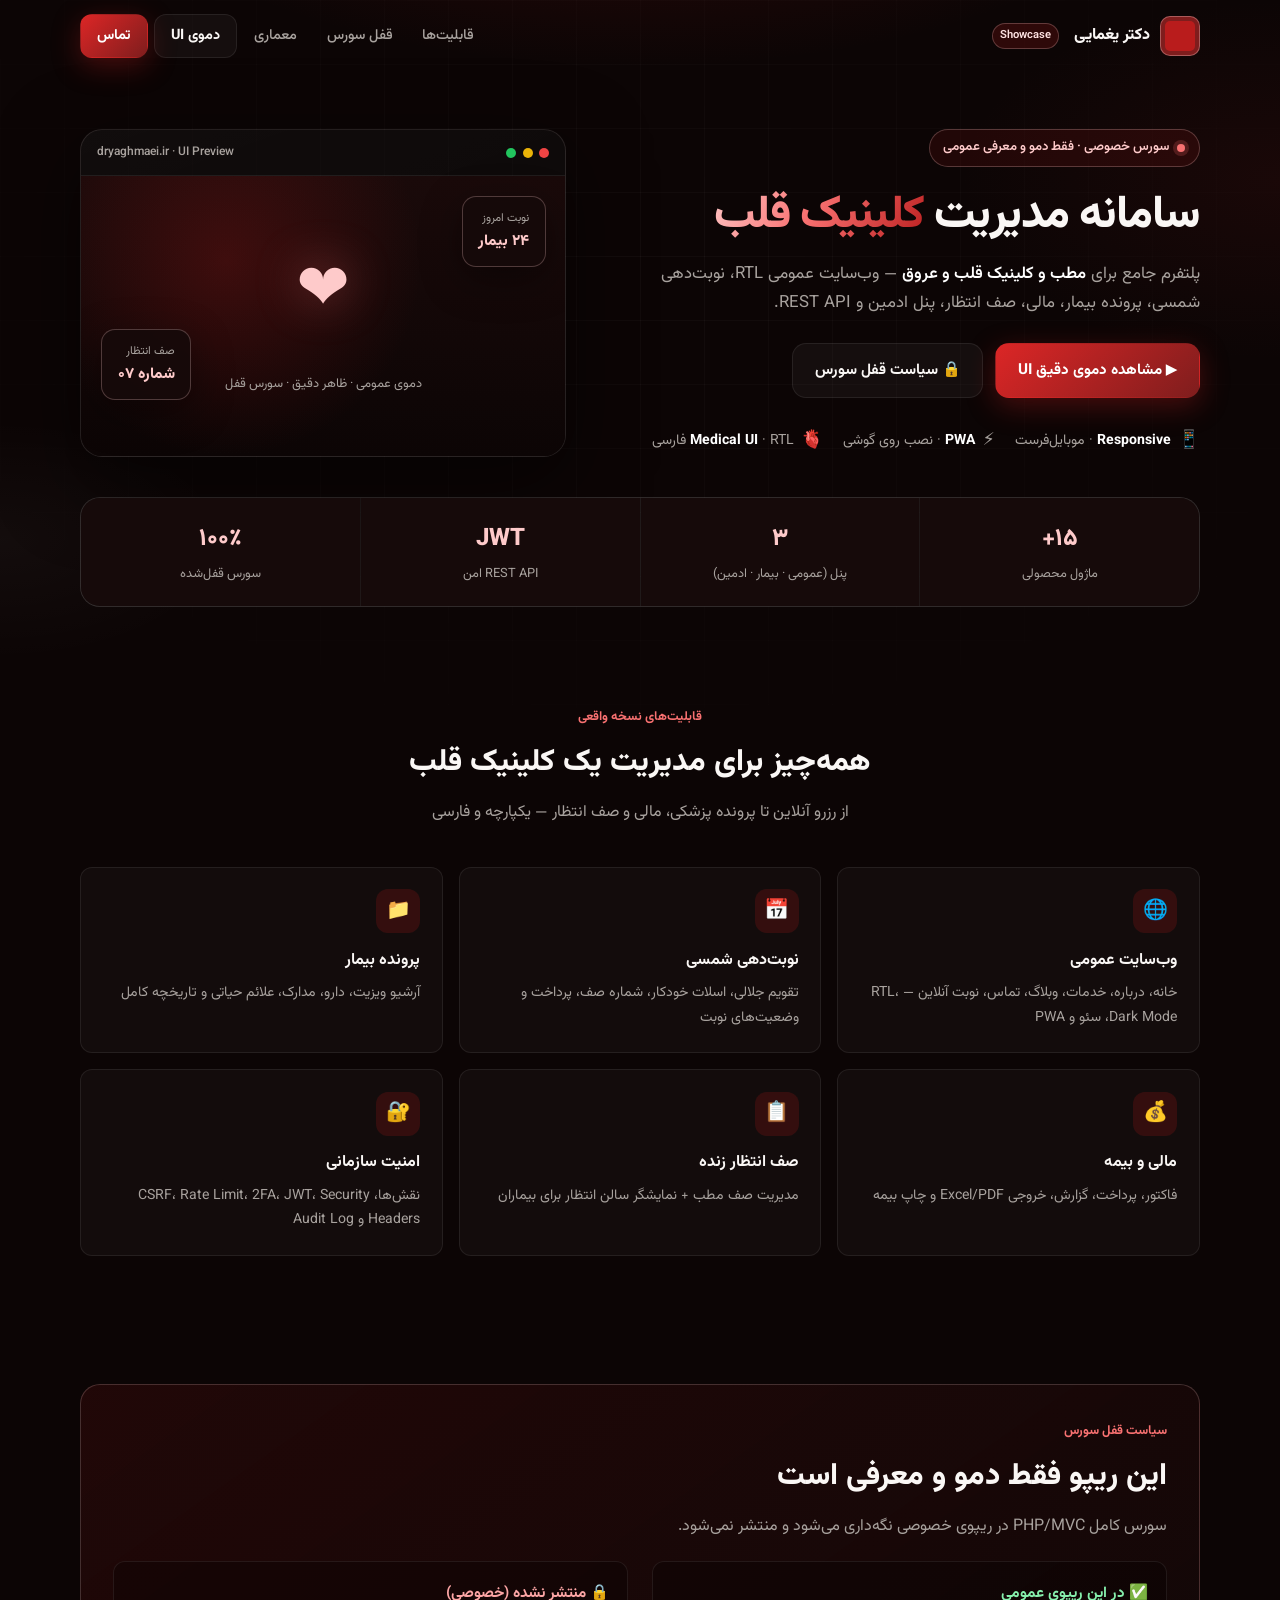
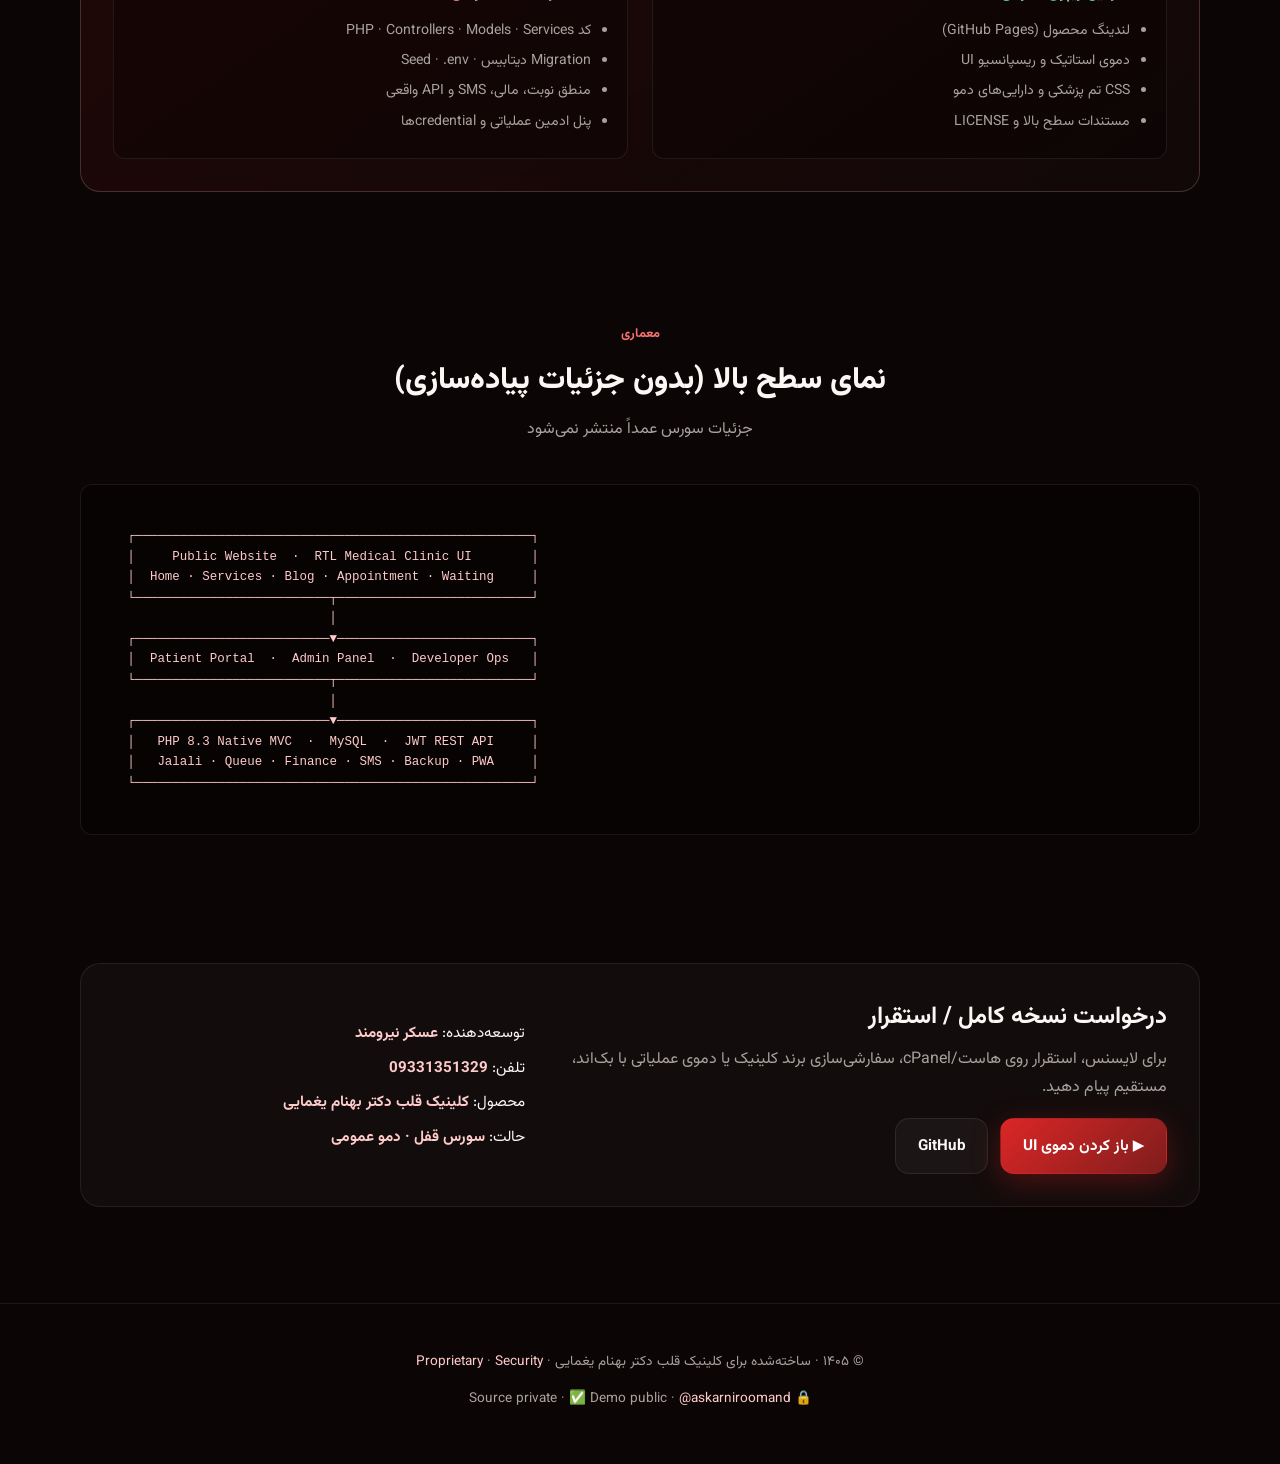
<file: index.html>
<!DOCTYPE html>
<html lang="fa" dir="rtl">
<head>
  <meta charset="UTF-8" />
  <meta name="viewport" content="width=device-width, initial-scale=1" />
  <title>کلینیک قلب دکتر بهنام یغمایی | سامانه مدیریت مطب · دموی UI · سورس خصوصی</title>
  <meta name="description" content="سامانه جامع مدیریت کلینیک قلب — وب‌سایت عمومی، پنل ادمین، نوبت‌دهی شمسی، مالی، صف انتظار، API با JWT. سورس خصوصی؛ فقط دموی UI عمومی." />
  <meta name="theme-color" content="#0c0505" />
  <meta property="og:title" content="کلینیک قلب دکتر بهنام یغمایی — سامانه مدیریت مطب" />
  <meta property="og:description" content="مدیریت بیماران، نوبت‌دهی، مالی، صف انتظار، PWA و REST API · سورس قفل‌شده" />
  <meta property="og:image" content="assets/logo.png" />
  <meta property="og:type" content="website" />
  <link rel="icon" href="assets/logo.png" />
  <link rel="preconnect" href="https://fonts.googleapis.com" />
  <link rel="preconnect" href="https://fonts.gstatic.com" crossorigin />
  <link href="https://fonts.googleapis.com/css2?family=Vazirmatn:wght@400;500;600;700;800&display=swap" rel="stylesheet" />
  <link rel="stylesheet" href="assets/site.css" />
</head>
<body>
  <div class="bg-mesh" aria-hidden="true"></div>
  <div class="bg-grid" aria-hidden="true"></div>

  <header class="nav" id="nav">
    <div class="wrap nav-inner">
      <a href="#" class="logo">
        <img src="assets/logo.png" alt="کلینیک قلب" width="40" height="40" />
        دکتر یغمایی
        <span>Showcase</span>
      </a>
      <nav class="nav-links" aria-label="منوی اصلی">
        <a href="#features">قابلیت‌ها</a>
        <a href="#security">قفل سورس</a>
        <a href="#stack">معماری</a>
        <a href="demo/" class="btn btn-ghost">دموی UI</a>
        <a href="#contact" class="btn btn-primary">تماس</a>
      </nav>
    </div>
  </header>

  <main>
    <section class="hero">
      <div class="wrap hero-grid">
        <div class="reveal">
          <div class="pill">
            <span class="pill-dot"></span>
            سورس خصوصی · فقط دمو و معرفی عمومی
          </div>
          <h1>
            سامانه مدیریت
            <span class="grad">کلینیک قلب</span>
          </h1>
          <p class="lead">
            پلتفرم جامع برای <strong style="color:#fff;font-weight:600">مطب و کلینیک قلب و عروق</strong> —
            وب‌سایت عمومی RTL، نوبت‌دهی شمسی، پرونده بیمار، مالی، صف انتظار، پنل ادمین و REST API.
          </p>
          <div class="cta">
            <a class="btn btn-primary btn-lg" href="demo/">▶ مشاهده دموی دقیق UI</a>
            <a class="btn btn-ghost btn-lg" href="#security">🔒 سیاست قفل سورس</a>
          </div>
          <div class="trust-row">
            <div class="trust-item"><span class="ico">📱</span><span><strong>Responsive</strong> · موبایل‌فرست</span></div>
            <div class="trust-item"><span class="ico">⚡</span><span><strong>PWA</strong> · نصب روی گوشی</span></div>
            <div class="trust-item"><span class="ico">🫀</span><span><strong>Medical UI</strong> · RTL فارسی</span></div>
          </div>
        </div>

        <div class="reveal" style="transition-delay:0.12s">
          <div class="device">
            <div class="device-bar">
              <span class="dot r"></span>
              <span class="dot y"></span>
              <span class="dot g"></span>
              <span class="title">dryaghmaei.ir · UI Preview</span>
            </div>
            <div class="device-screen">
              <div class="mock-icon" aria-hidden="true">❤</div>
              <div class="float-card a">
                <div class="label">نوبت امروز</div>
                <div class="val">۲۴ بیمار</div>
              </div>
              <div class="float-card b">
                <div class="label">صف انتظار</div>
                <div class="val">شماره ۰۷</div>
              </div>
              <div class="mock-caption">دموی عمومی · ظاهر دقیق · سورس قفل</div>
            </div>
          </div>
        </div>
      </div>

      <div class="wrap">
        <div class="stats-bar reveal">
          <div class="stat-cell"><div class="n">۱۵+</div><div class="l">ماژول محصولی</div></div>
          <div class="stat-cell"><div class="n">۳</div><div class="l">پنل (عمومی · بیمار · ادمین)</div></div>
          <div class="stat-cell"><div class="n">JWT</div><div class="l">REST API امن</div></div>
          <div class="stat-cell"><div class="n">۱۰۰٪</div><div class="l">سورس قفل‌شده</div></div>
        </div>
      </div>
    </section>

    <section class="block" id="features">
      <div class="wrap">
        <div class="section-head reveal">
          <span class="eyebrow">قابلیت‌های نسخه واقعی</span>
          <h2>همه‌چیز برای مدیریت یک کلینیک قلب</h2>
          <p>از رزرو آنلاین تا پرونده پزشکی، مالی و صف انتظار — یکپارچه و فارسی</p>
        </div>
        <div class="feature-grid">
          <article class="feature-card reveal">
            <div class="ico">🌐</div>
            <h3>وب‌سایت عمومی</h3>
            <p>خانه، درباره، خدمات، وبلاگ، تماس، نوبت آنلاین — RTL، Dark Mode، سئو و PWA</p>
          </article>
          <article class="feature-card reveal">
            <div class="ico">📅</div>
            <h3>نوبت‌دهی شمسی</h3>
            <p>تقویم جلالی، اسلات خودکار، شماره صف، پرداخت و وضعیت‌های نوبت</p>
          </article>
          <article class="feature-card reveal">
            <div class="ico">📁</div>
            <h3>پرونده بیمار</h3>
            <p>آرشیو ویزیت، دارو، مدارک، علائم حیاتی و تاریخچه کامل</p>
          </article>
          <article class="feature-card reveal">
            <div class="ico">💰</div>
            <h3>مالی و بیمه</h3>
            <p>فاکتور، پرداخت، گزارش، خروجی Excel/PDF و چاپ بیمه</p>
          </article>
          <article class="feature-card reveal">
            <div class="ico">📋</div>
            <h3>صف انتظار زنده</h3>
            <p>مدیریت صف مطب + نمایشگر سالن انتظار برای بیماران</p>
          </article>
          <article class="feature-card reveal">
            <div class="ico">🔐</div>
            <h3>امنیت سازمانی</h3>
            <p>نقش‌ها، CSRF، Rate Limit، 2FA، JWT، Security Headers و Audit Log</p>
          </article>
        </div>
      </div>
    </section>

    <section class="block" id="security">
      <div class="wrap">
        <div class="lock-panel reveal">
          <div class="section-head" style="margin-bottom:0;text-align:right;max-width:none">
            <span class="eyebrow">سیاست قفل سورس</span>
            <h2>این ریپو فقط دمو و معرفی است</h2>
            <p style="margin-top:0.5rem">سورس کامل PHP/MVC در ریپوی خصوصی نگه‌داری می‌شود و منتشر نمی‌شود.</p>
          </div>
          <div class="lock-grid">
            <div class="lock-box ok">
              <h4>✅ در این ریپوی عمومی</h4>
              <ul>
                <li>لندینگ محصول (GitHub Pages)</li>
                <li>دموی استاتیک و ریسپانسیو UI</li>
                <li>CSS تم پزشکی و دارایی‌های دمو</li>
                <li>مستندات سطح بالا و LICENSE</li>
              </ul>
            </div>
            <div class="lock-box no">
              <h4>🔒 منتشر نشده (خصوصی)</h4>
              <ul>
                <li>کد PHP · Controllers · Models · Services</li>
                <li>Migration دیتابیس · Seed · .env</li>
                <li>منطق نوبت، مالی، SMS و API واقعی</li>
                <li>پنل ادمین عملیاتی و credentialها</li>
              </ul>
            </div>
          </div>
        </div>
      </div>
    </section>

    <section class="block" id="stack">
      <div class="wrap">
        <div class="section-head reveal">
          <span class="eyebrow">معماری</span>
          <h2>نمای سطح بالا (بدون جزئیات پیاده‌سازی)</h2>
          <p>جزئیات سورس عمداً منتشر نمی‌شود</p>
        </div>
        <div class="arch reveal">
   ┌─────────────────────────────────────────────────────┐
   │     Public Website  ·  RTL Medical Clinic UI        │
   │  Home · Services · Blog · Appointment · Waiting     │
   └──────────────────────────┬──────────────────────────┘
                              │
   ┌──────────────────────────▼──────────────────────────┐
   │  Patient Portal  ·  Admin Panel  ·  Developer Ops   │
   └──────────────────────────┬──────────────────────────┘
                              │
   ┌──────────────────────────▼──────────────────────────┐
   │   PHP 8.3 Native MVC  ·  MySQL  ·  JWT REST API     │
   │   Jalali · Queue · Finance · SMS · Backup · PWA     │
   └─────────────────────────────────────────────────────┘
        </div>
      </div>
    </section>

    <section class="block" id="contact">
      <div class="wrap">
        <div class="contact-card reveal">
          <div>
            <h2>درخواست نسخه کامل / استقرار</h2>
            <p>
              برای لایسنس، استقرار روی هاست/cPanel، سفارشی‌سازی برند کلینیک
              یا دموی عملیاتی با بک‌اند، مستقیم پیام دهید.
            </p>
            <div class="cta" style="margin-bottom:0">
              <a class="btn btn-primary btn-lg" href="demo/">▶ باز کردن دموی UI</a>
              <a class="btn btn-ghost btn-lg" href="https://github.com/askarniroomand" target="_blank" rel="noopener">GitHub</a>
            </div>
          </div>
          <div class="contact-meta">
            <div>توسعه‌دهنده: <strong>عسکر نیرومند</strong></div>
            <div>تلفن: <strong dir="ltr">09331351329</strong></div>
            <div>محصول: <strong>کلینیک قلب دکتر بهنام یغمایی</strong></div>
            <div>حالت: <strong>سورس قفل · دمو عمومی</strong></div>
          </div>
        </div>
      </div>
    </section>
  </main>

  <footer class="footer">
    <div class="wrap">
      <p>
        © ۱۴۰۵ · ساخته‌شده برای کلینیک قلب دکتر بهنام یغمایی ·
        <a href="LICENSE">Proprietary</a> ·
        <a href="SECURITY.md">Security</a>
      </p>
      <p style="margin-top:0.5rem">🔒 Source private · ✅ Demo public · <a href="https://github.com/askarniroomand">@askarniroomand</a></p>
    </div>
  </footer>

  <script>
    const nav = document.getElementById('nav');
    window.addEventListener('scroll', () => nav.classList.toggle('scrolled', scrollY > 12), { passive: true });
    const io = new IntersectionObserver((entries) => {
      entries.forEach((e) => { if (e.isIntersecting) e.target.classList.add('in'); });
    }, { threshold: 0.12 });
    document.querySelectorAll('.reveal').forEach((el) => io.observe(el));
  </script>
</body>
</html>
</file>
<file: assets/site.css>
/* Dr. Yaghmaei Clinic — Public showcase landing (medical red) */
:root {
  --red: #B91C1C;
  --red-2: #DC2626;
  --red-dark: #7F1D1D;
  --red-soft: #FEE2E2;
  --red-glow: rgba(185, 28, 28, 0.35);
  --bg: #0c0505;
  --bg-elev: #160a0a;
  --card: rgba(255, 255, 255, 0.03);
  --text: #faf7f5;
  --muted: #a8a29e;
  --line: rgba(255, 255, 255, 0.08);
  --radius: 20px;
  --radius-sm: 12px;
  --font: "Vazirmatn", system-ui, -apple-system, sans-serif;
  --max: 1120px;
  --shadow: 0 24px 80px rgba(0, 0, 0, 0.55);
}

*, *::before, *::after { box-sizing: border-box; }
html { scroll-behavior: smooth; }
body {
  margin: 0;
  font-family: var(--font);
  background: var(--bg);
  color: var(--text);
  line-height: 1.75;
  overflow-x: hidden;
  -webkit-font-smoothing: antialiased;
}
a { color: inherit; text-decoration: none; }
img { max-width: 100%; display: block; }
button { font-family: inherit; }

.wrap {
  width: min(var(--max), calc(100% - 40px));
  margin-inline: auto;
}

.bg-mesh {
  position: fixed;
  inset: 0;
  z-index: -2;
  background:
    radial-gradient(ellipse 80% 50% at 50% -20%, rgba(185, 28, 28, 0.22), transparent 55%),
    radial-gradient(ellipse 50% 40% at 100% 20%, rgba(127, 29, 29, 0.12), transparent 50%),
    radial-gradient(ellipse 40% 30% at 0% 60%, rgba(250, 247, 245, 0.03), transparent 45%),
    var(--bg);
}
.bg-grid {
  position: fixed;
  inset: 0;
  z-index: -1;
  background-image:
    linear-gradient(rgba(255,255,255,0.03) 1px, transparent 1px),
    linear-gradient(90deg, rgba(255,255,255,0.03) 1px, transparent 1px);
  background-size: 64px 64px;
  mask-image: radial-gradient(ellipse 70% 60% at 50% 30%, black, transparent);
  pointer-events: none;
}

.nav {
  position: sticky;
  top: 0;
  z-index: 100;
  border-bottom: 1px solid transparent;
  transition: border-color 0.3s, background 0.3s, backdrop-filter 0.3s;
}
.nav.scrolled {
  background: rgba(12, 5, 5, 0.82);
  backdrop-filter: blur(20px) saturate(1.4);
  border-bottom-color: var(--line);
}
.nav-inner {
  display: flex;
  align-items: center;
  justify-content: space-between;
  gap: 1rem;
  min-height: 72px;
}
.logo {
  display: inline-flex;
  align-items: center;
  gap: 0.65rem;
  font-weight: 800;
  font-size: 1rem;
}
.logo img {
  width: 40px;
  height: 40px;
  border-radius: 10px;
  border: 1px solid rgba(254, 202, 202, 0.35);
  background: var(--red-dark);
  object-fit: contain;
  padding: 4px;
}
.logo span {
  font-size: 0.7rem;
  font-weight: 600;
  color: var(--red-soft);
  background: rgba(185, 28, 28, 0.2);
  border: 1px solid rgba(254, 202, 202, 0.25);
  padding: 0.15rem 0.45rem;
  border-radius: 999px;
  margin-right: 0.25rem;
}
.nav-links {
  display: flex;
  align-items: center;
  gap: 0.35rem;
  flex-wrap: wrap;
}
.nav-links > a:not(.btn) {
  padding: 0.45rem 0.75rem;
  color: var(--muted);
  font-size: 0.9rem;
  font-weight: 500;
  border-radius: 10px;
  transition: color 0.2s, background 0.2s;
}
.nav-links > a:not(.btn):hover { color: #fff; background: rgba(255,255,255,0.05); }

.btn {
  display: inline-flex;
  align-items: center;
  justify-content: center;
  gap: 0.4rem;
  padding: 0.55rem 1rem;
  border-radius: 12px;
  font-weight: 700;
  font-size: 0.9rem;
  border: 1px solid transparent;
  cursor: pointer;
  transition: transform 0.15s, background 0.2s, border-color 0.2s, box-shadow 0.2s;
}
.btn:hover { transform: translateY(-1px); }
.btn-primary {
  background: linear-gradient(135deg, var(--red-2), var(--red-dark));
  color: #fff;
  box-shadow: 0 8px 28px var(--red-glow);
}
.btn-primary:hover { box-shadow: 0 12px 36px rgba(185, 28, 28, 0.45); }
.btn-ghost {
  background: rgba(255,255,255,0.04);
  border-color: var(--line);
  color: var(--text);
}
.btn-ghost:hover { border-color: rgba(254, 202, 202, 0.35); background: rgba(185, 28, 28, 0.12); }
.btn-lg { padding: 0.85rem 1.35rem; font-size: 0.95rem; border-radius: 14px; }

.hero { padding: 3.5rem 0 2rem; }
.hero-grid {
  display: grid;
  grid-template-columns: 1.1fr 0.9fr;
  gap: 2.5rem;
  align-items: center;
}
.pill {
  display: inline-flex;
  align-items: center;
  gap: 0.5rem;
  padding: 0.4rem 0.85rem;
  border-radius: 999px;
  background: rgba(185, 28, 28, 0.12);
  border: 1px solid rgba(254, 202, 202, 0.25);
  color: #fecaca;
  font-size: 0.82rem;
  font-weight: 600;
  margin-bottom: 1.25rem;
}
.pill-dot {
  width: 8px;
  height: 8px;
  border-radius: 50%;
  background: #f87171;
  box-shadow: 0 0 0 4px rgba(248, 113, 113, 0.2);
  animation: pulse 1.8s ease infinite;
}
@keyframes pulse {
  0%, 100% { opacity: 1; }
  50% { opacity: 0.45; }
}
.hero h1 {
  font-size: clamp(1.85rem, 4.5vw, 2.85rem);
  font-weight: 800;
  line-height: 1.25;
  margin: 0 0 1rem;
  letter-spacing: -0.02em;
}
.hero h1 .grad {
  background: linear-gradient(120deg, #fecaca, #f87171 45%, #B91C1C);
  -webkit-background-clip: text;
  background-clip: text;
  color: transparent;
}
.lead {
  color: var(--muted);
  font-size: 1.05rem;
  max-width: 36rem;
  margin: 0 0 1.5rem;
}
.cta { display: flex; flex-wrap: wrap; gap: 0.75rem; margin-bottom: 1.75rem; }
.trust-row {
  display: flex;
  flex-wrap: wrap;
  gap: 0.85rem 1.25rem;
}
.trust-item {
  display: inline-flex;
  align-items: center;
  gap: 0.45rem;
  color: var(--muted);
  font-size: 0.88rem;
}
.trust-item strong { color: #fff; font-weight: 700; }
.trust-item .ico { font-size: 1.1rem; }

.device {
  background: linear-gradient(160deg, rgba(255,255,255,0.06), rgba(255,255,255,0.02));
  border: 1px solid var(--line);
  border-radius: 22px;
  overflow: hidden;
  box-shadow: var(--shadow);
}
.device-bar {
  display: flex;
  align-items: center;
  gap: 0.4rem;
  padding: 0.75rem 1rem;
  background: rgba(0,0,0,0.35);
  border-bottom: 1px solid var(--line);
}
.device-bar .dot {
  width: 10px;
  height: 10px;
  border-radius: 50%;
}
.device-bar .dot.r { background: #ef4444; }
.device-bar .dot.y { background: #eab308; }
.device-bar .dot.g { background: #22c55e; }
.device-bar .title {
  margin-right: auto;
  font-size: 0.75rem;
  color: var(--muted);
  font-weight: 500;
}
.device-screen {
  position: relative;
  min-height: 280px;
  padding: 2rem 1.5rem;
  background:
    radial-gradient(circle at 30% 30%, rgba(185, 28, 28, 0.25), transparent 50%),
    linear-gradient(180deg, #1a0a0a, #0c0505);
  display: flex;
  flex-direction: column;
  align-items: center;
  justify-content: center;
}
.device-screen .mock-icon {
  font-size: 4rem;
  color: #fecaca;
  filter: drop-shadow(0 0 24px rgba(248, 113, 113, 0.45));
  animation: heartbeat 1.4s ease-in-out infinite;
}
@keyframes heartbeat {
  0%, 100% { transform: scale(1); }
  14% { transform: scale(1.1); }
  28% { transform: scale(1); }
  42% { transform: scale(1.06); }
}
.float-card {
  position: absolute;
  background: rgba(22, 10, 10, 0.92);
  border: 1px solid rgba(254, 202, 202, 0.25);
  border-radius: 14px;
  padding: 0.7rem 0.95rem;
  backdrop-filter: blur(12px);
  box-shadow: 0 12px 40px rgba(0,0,0,0.4);
}
.float-card .label { font-size: 0.72rem; color: var(--muted); }
.float-card .val { font-weight: 800; color: #fecaca; font-size: 0.95rem; }
.float-card.a { top: 1.25rem; right: 1.25rem; }
.float-card.b { bottom: 3.5rem; left: 1.25rem; }
.mock-caption {
  margin-top: 1.5rem;
  font-size: 0.8rem;
  color: var(--muted);
  text-align: center;
}

.stats-bar {
  display: grid;
  grid-template-columns: repeat(4, 1fr);
  gap: 1px;
  margin-top: 2.5rem;
  background: var(--line);
  border: 1px solid var(--line);
  border-radius: var(--radius);
  overflow: hidden;
}
.stat-cell {
  background: var(--bg-elev);
  padding: 1.25rem 1rem;
  text-align: center;
}
.stat-cell .n {
  font-size: 1.5rem;
  font-weight: 800;
  color: #fecaca;
  margin-bottom: 0.2rem;
}
.stat-cell .l { font-size: 0.8rem; color: var(--muted); }

section.block { padding: 4rem 0; }
.section-head {
  text-align: center;
  max-width: 640px;
  margin: 0 auto 2.5rem;
}
.section-head .eyebrow {
  display: inline-block;
  color: #f87171;
  font-weight: 700;
  font-size: 0.8rem;
  margin-bottom: 0.5rem;
}
.section-head h2 {
  font-size: clamp(1.4rem, 3vw, 1.9rem);
  font-weight: 800;
  margin: 0 0 0.6rem;
}
.section-head p { color: var(--muted); margin: 0; }

.feature-grid {
  display: grid;
  grid-template-columns: repeat(3, 1fr);
  gap: 1rem;
}
.feature-card {
  background: var(--card);
  border: 1px solid var(--line);
  border-radius: var(--radius-sm);
  padding: 1.35rem;
  transition: border-color 0.2s, transform 0.2s, background 0.2s;
}
.feature-card:hover {
  border-color: rgba(248, 113, 113, 0.35);
  background: rgba(185, 28, 28, 0.08);
  transform: translateY(-2px);
}
.feature-card .ico {
  width: 44px;
  height: 44px;
  border-radius: 12px;
  background: rgba(185, 28, 28, 0.2);
  display: flex;
  align-items: center;
  justify-content: center;
  font-size: 1.25rem;
  margin-bottom: 0.85rem;
}
.feature-card h3 {
  font-size: 1rem;
  font-weight: 700;
  margin: 0 0 0.4rem;
}
.feature-card p {
  margin: 0;
  font-size: 0.88rem;
  color: var(--muted);
}

.lock-panel {
  background: linear-gradient(145deg, rgba(185, 28, 28, 0.12), rgba(22, 10, 10, 0.6));
  border: 1px solid rgba(254, 202, 202, 0.2);
  border-radius: var(--radius);
  padding: 2rem;
}
.lock-panel h2 { margin-top: 0; }
.lock-grid {
  display: grid;
  grid-template-columns: 1fr 1fr;
  gap: 1.5rem;
  margin-top: 1.25rem;
}
.lock-box {
  background: rgba(0,0,0,0.25);
  border: 1px solid var(--line);
  border-radius: var(--radius-sm);
  padding: 1.15rem;
}
.lock-box h4 {
  margin: 0 0 0.75rem;
  font-size: 0.95rem;
  display: flex;
  align-items: center;
  gap: 0.4rem;
}
.lock-box ul {
  margin: 0;
  padding: 0 1.1rem 0 0;
  color: var(--muted);
  font-size: 0.88rem;
}
.lock-box li { margin-bottom: 0.35rem; }
.lock-box.ok h4 { color: #86efac; }
.lock-box.no h4 { color: #fca5a5; }

.arch {
  background: rgba(0,0,0,0.3);
  border: 1px solid var(--line);
  border-radius: var(--radius-sm);
  padding: 1.25rem 1.5rem;
  font-family: ui-monospace, SFMono-Regular, Menlo, monospace;
  font-size: 0.78rem;
  line-height: 1.65;
  color: #fecaca;
  overflow-x: auto;
  white-space: pre;
  direction: ltr;
  text-align: left;
}

.contact-card {
  display: grid;
  grid-template-columns: 1.2fr 0.8fr;
  gap: 1.5rem;
  background: var(--card);
  border: 1px solid var(--line);
  border-radius: var(--radius);
  padding: 2rem;
  align-items: center;
}
.contact-card h2 { margin: 0 0 0.5rem; }
.contact-card p { color: var(--muted); margin: 0 0 1rem; }
.contact-meta {
  display: flex;
  flex-direction: column;
  gap: 0.5rem;
  font-size: 0.95rem;
}
.contact-meta strong { color: #fecaca; }

.footer {
  border-top: 1px solid var(--line);
  padding: 2rem 0 2.5rem;
  margin-top: 2rem;
  text-align: center;
  color: var(--muted);
  font-size: 0.85rem;
}
.footer a { color: #fecaca; }

.reveal {
  opacity: 0;
  transform: translateY(16px);
  transition: opacity 0.6s ease, transform 0.6s ease;
}
.reveal.in {
  opacity: 1;
  transform: none;
}

@media (max-width: 900px) {
  .hero-grid,
  .lock-grid,
  .contact-card { grid-template-columns: 1fr; }
  .feature-grid { grid-template-columns: 1fr 1fr; }
  .stats-bar { grid-template-columns: 1fr 1fr; }
  .nav-links > a:not(.btn):not(.btn-ghost):not(.btn-primary) { display: none; }
}
@media (max-width: 560px) {
  .feature-grid { grid-template-columns: 1fr; }
  .hero { padding-top: 2rem; }
  .cta .btn { width: 100%; }
}
</file>
